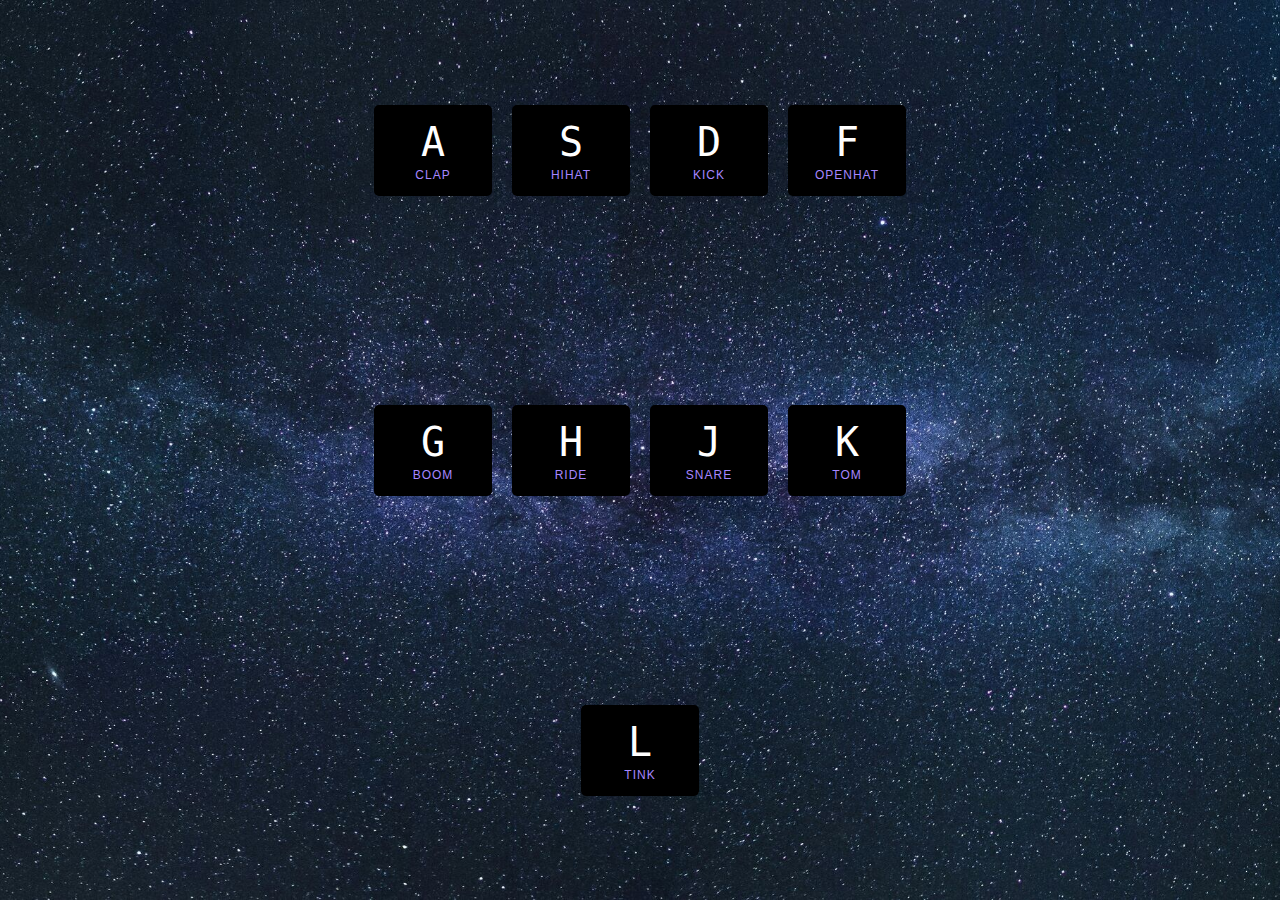
<file: index.html>
<!DOCTYPE html>
<html lang="en">

<head>
  <meta charset="UTF-8">
  <title>JS Drum Kit</title>
  <link rel="stylesheet" href="style.css">
  <link rel="icon" href="https://fav.farm/🔥" />
</head>

<body>


  <div class="keys">
    <div data-key="65" class="key">
      <kbd>A</kbd>
      <span class="sound">clap</span>
    </div>
    <div data-key="83" class="key">
      <kbd>S</kbd>
      <span class="sound">hihat</span>
    </div>
    <div data-key="68" class="key">
      <kbd>D</kbd>
      <span class="sound">kick</span>
    </div>
    <div data-key="70" class="key">
      <kbd>F</kbd>
      <span class="sound">openhat</span>
    </div>
    <div data-key="71" class="key">
      <kbd>G</kbd>
      <span class="sound">boom</span>
    </div>
    <div data-key="72" class="key">
      <kbd>H</kbd>
      <span class="sound">ride</span>
    </div>
    <div data-key="74" class="key">
      <kbd>J</kbd>
      <span class="sound">snare</span>
    </div>
    <div data-key="75" class="key">
      <kbd>K</kbd>
      <span class="sound">tom</span>
    </div>
    <div data-key="76" class="key">
      <kbd>L</kbd>
      <span class="sound">tink</span>
    </div>
  </div>

  <audio data-key="65" src="sounds/clap.wav"></audio>
  <audio data-key="83" src="sounds/hihat.wav"></audio>
  <audio data-key="68" src="sounds/kick.wav"></audio>
  <audio data-key="70" src="sounds/openhat.wav"></audio>
  <audio data-key="71" src="sounds/boom.wav"></audio>
  <audio data-key="72" src="sounds/ride.wav"></audio>
  <audio data-key="74" src="sounds/snare.wav"></audio>
  <audio data-key="75" src="sounds/tom.wav"></audio>
  <audio data-key="76" src="sounds/tink.wav"></audio>

  <script src="main.js"></script>


</body>

</html>
</file>
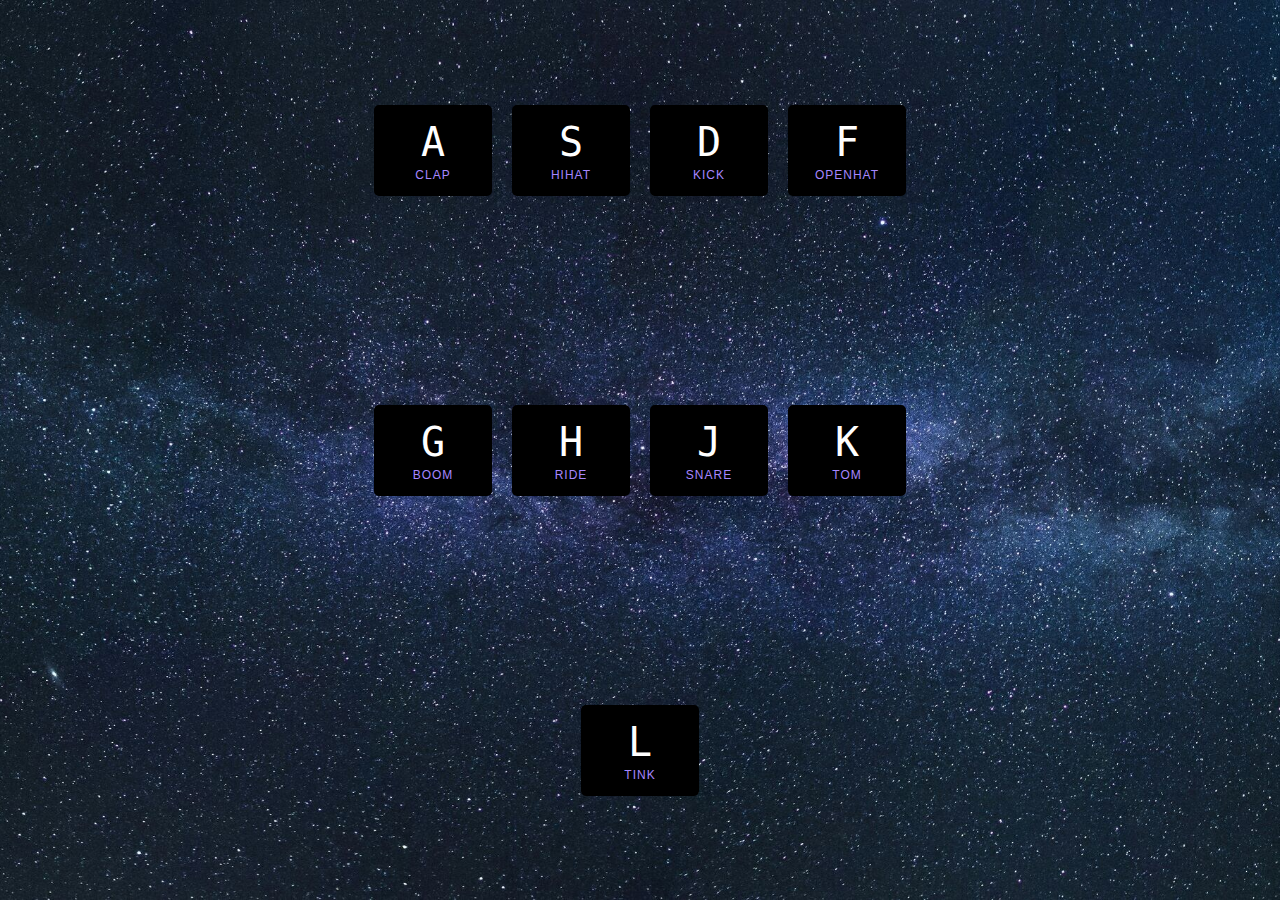
<file: index-START.html>
<!DOCTYPE html>
<html lang="en">

<head>
  <meta charset="UTF-8">
  <title>JS Drum Kit</title>
  <link rel="stylesheet" href="style.css">
  <link rel="icon" href="https://fav.farm/🔥" />
</head>

<body>


  <div class="keys">
    <div data-key="65" class="key">
      <kbd>A</kbd>
      <span class="sound">clap</span>
    </div>
    <div data-key="83" class="key">
      <kbd>S</kbd>
      <span class="sound">hihat</span>
    </div>
    <div data-key="68" class="key">
      <kbd>D</kbd>
      <span class="sound">kick</span>
    </div>
    <div data-key="70" class="key">
      <kbd>F</kbd>
      <span class="sound">openhat</span>
    </div>
    <div data-key="71" class="key">
      <kbd>G</kbd>
      <span class="sound">boom</span>
    </div>
    <div data-key="72" class="key">
      <kbd>H</kbd>
      <span class="sound">ride</span>
    </div>
    <div data-key="74" class="key">
      <kbd>J</kbd>
      <span class="sound">snare</span>
    </div>
    <div data-key="75" class="key">
      <kbd>K</kbd>
      <span class="sound">tom</span>
    </div>
    <div data-key="76" class="key">
      <kbd>L</kbd>
      <span class="sound">tink</span>
    </div>
  </div>

  <audio data-key="65" src="sounds/clap.wav"></audio>
  <audio data-key="83" src="sounds/hihat.wav"></audio>
  <audio data-key="68" src="sounds/kick.wav"></audio>
  <audio data-key="70" src="sounds/openhat.wav"></audio>
  <audio data-key="71" src="sounds/boom.wav"></audio>
  <audio data-key="72" src="sounds/ride.wav"></audio>
  <audio data-key="74" src="sounds/snare.wav"></audio>
  <audio data-key="75" src="sounds/tom.wav"></audio>
  <audio data-key="76" src="sounds/tink.wav"></audio>

  <script>

    function playSound(e) {
      const audio = document.querySelector(`audio[data-key="${e.keyCode}"]`);
      const key = document.querySelector(`.key[data-key="${e.keyCode}"]`);
      if (!audio) return; // this prevents the function from running.
      audio.currentTime = 0; // rewind the audio to the start
      audio.play();
      key.classList.add("playing");
    }
    function removeTransition(e) {
      if (e.propertyName !== 'transform') return; // skip it if it's not transform
      console.log(this);
      this.classList.remove('playing');
    }

    const keys = document.querySelectorAll(".key");
    keys.forEach(key => key.addEventListener('transitionend', removeTransition));
    window.addEventListener("keydown", playSound)
  </script>


</body>

</html>
</file>
<file: style.css>
html {
  font-size: 10px;
  background: url("./backgrounds.jpg") bottom center;
  background-size: cover;
}

body,
html {
  margin: 0;
  padding: 0;
  font-family: sans-serif;
  display: flex;
  align-items: center;
  justify-content: center;
}

.keys {
  display: flex;
  flex: 1;
  min-height: 100vh;
  align-items: center;
  justify-content: center;
  max-width: 50%;
  flex-wrap: wrap;
}

.key {
  border: 0.4rem solid black;
  border-radius: 0.5rem;
  margin: 1rem;
  font-size: 1.5rem;
  padding: 1rem 0.5rem;
  transition: all 0.07s ease;
  width: 10rem;
  text-align: center;
  color: white;
  background: rgb(0, 0, 0);
  text-shadow: 0 0 0.5rem black;
}

.playing {
  transform: scale(1.1);
  border-color: #a687ff;
  box-shadow: 0 0 1rem #a687ff;
}

kbd {
  display: block;
  font-size: 4rem;
}

.sound {
  font-size: 1.2rem;
  text-transform: uppercase;
  letter-spacing: 0.1rem;
  color: #a687ff;
}
</file>
